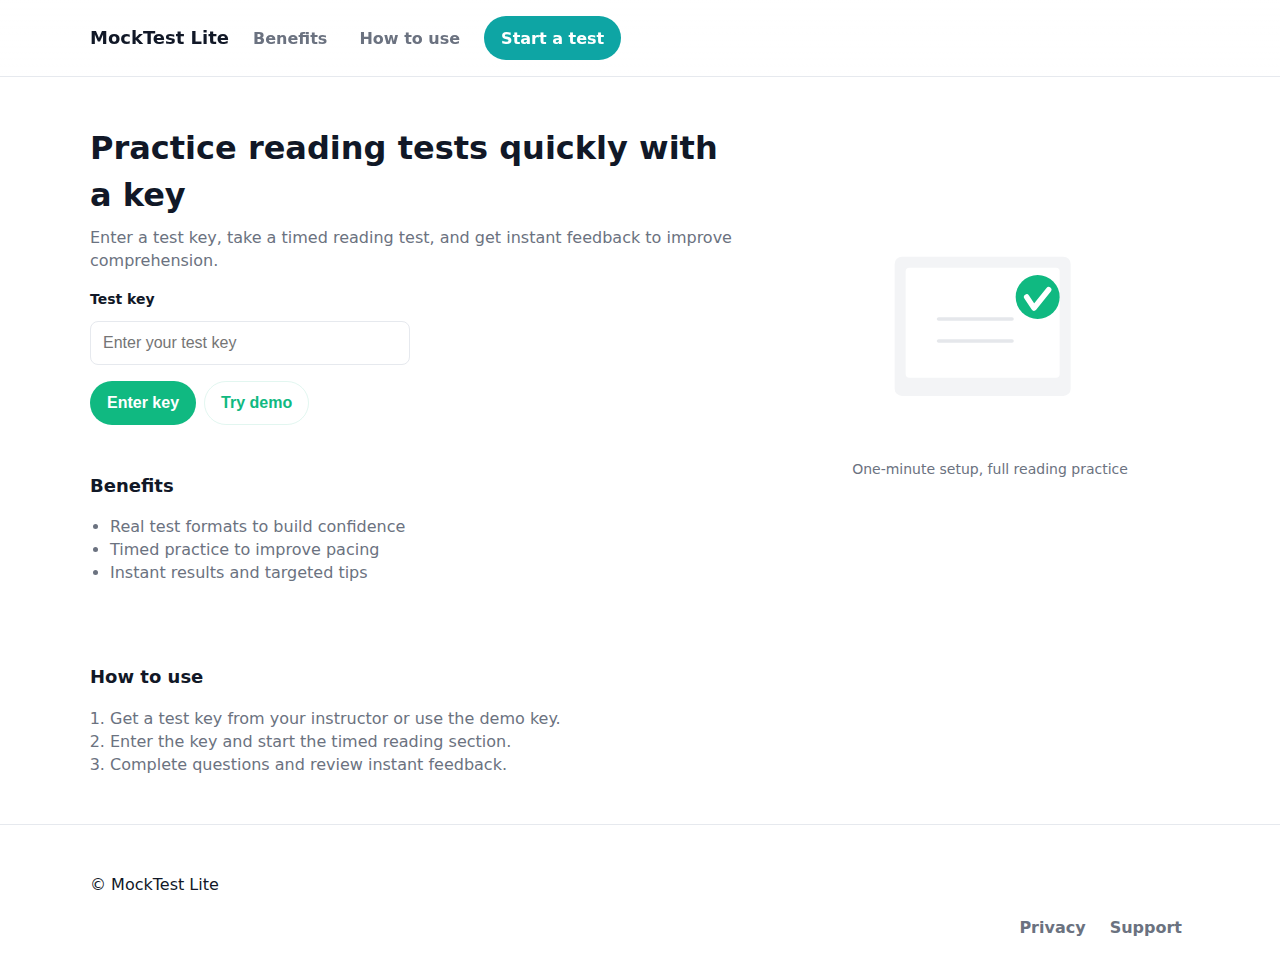
<file: index.html>
<!doctype html>
<html lang="en">
<head>
  <meta charset="utf-8" />
  <meta name="viewport" content="width=device-width,initial-scale=1" />
  <title>MockTest Lite — Reading Practice</title>
  <link rel="stylesheet" href="styles.css" />
</head>
<body class="mocktest">
  <a class="mocktest__skip-link" href="#main">Skip to main content</a>

  <header class="mocktest__header" role="banner">
    <div class="mocktest__container">
      <a class="mocktest__logo" href="/" aria-label="MockTest Lite home">MockTest Lite</a>

      <button
        id="menu-toggle"
        class="mocktest__menu-toggle"
        aria-controls="primary-nav"
        aria-expanded="false"
        type="button"
      >
        Menu
      </button>

      <nav id="primary-nav" class="mocktest__nav" aria-label="Primary navigation" hidden>
        <ul class="mocktest__nav-list">
          <li class="mocktest__nav-item"><a class="mocktest__nav-link" href="#benefits">Benefits</a></li>
          <li class="mocktest__nav-item"><a class="mocktest__nav-link" href="#howto">How to use</a></li>
        </ul>
      </nav>

      <a class="mocktest__cta mocktest__cta--primary" href="#start" id="hero-cta">Start a test</a>
    </div>
  </header>

  <main id="main" class="mocktest__main" role="main" tabindex="-1">
    <section class="mocktest__hero" id="hero" aria-labelledby="hero-title">
      <div class="mocktest__container mocktest__hero-inner">
        <div class="mocktest__content">
          <h1 id="hero-title" class="mocktest__title">Practice reading tests quickly with a key</h1>
          <p class="mocktest__subtitle">Enter a test key, take a timed reading test, and get instant feedback to improve comprehension.</p>

          <form class="mocktest__form" id="start" onsubmit="openTest(event)" aria-describedby="form-desc">
            <p id="form-desc" class="visually-hidden">Enter the key provided by your instructor or use the demo key to try a sample test.</p>

            <label class="mocktest__label" for="test-key">Test key</label>
            <input
              class="mocktest__input"
              id="test-key"
              name="testKey"
              type="text"
              placeholder="Enter your test key"
              required
              aria-required="true"
            />

            <div class="mocktest__form-row" role="group" aria-label="test actions">
              <button class="mocktest__cta mocktest__cta--accent" type="submit" id="enter-btn">Enter key</button>
              <button class="mocktest__cta mocktest__cta--ghost" type="button" id="demo-btn">Try demo</button>
            </div>

            <div id="form-message" class="mocktest__form-message" aria-live="polite" aria-atomic="true"></div>
          </form>

          <section class="mocktest__benefits" id="benefits" aria-labelledby="benefits-title">
            <h2 id="benefits-title" class="mocktest__section-title">Benefits</h2>
            <ul class="mocktest__benefit-list">
              <li class="mocktest__benefit-item">Real test formats to build confidence</li>
              <li class="mocktest__benefit-item">Timed practice to improve pacing</li>
              <li class="mocktest__benefit-item">Instant results and targeted tips</li>
            </ul>
          </section>
        </div>

        <figure class="mocktest__image-wrap" aria-hidden="false">
          <svg class="mocktest__image" viewBox="0 0 120 120" role="img" aria-labelledby="svgTitle svgDesc" focusable="false">
            <title id="svgTitle">Reading test illustration</title>
            <desc id="svgDesc">Stacked pages and a checkmark representing mock test completion</desc>
            <rect x="8" y="14" rx="4" ry="4" width="96" height="76" fill="#f3f4f6"></rect>
            <rect x="14" y="20" rx="2" ry="2" width="84" height="60" fill="#fff"></rect>
            <path d="M32 60 h40" stroke="#e5e7eb" stroke-width="2" stroke-linecap="round"></path>
            <path d="M32 48 h40" stroke="#e5e7eb" stroke-width="2" stroke-linecap="round"></path>
            <circle cx="86" cy="36" r="12" fill="#10b981"></circle>
            <path d="M80 36 l4 6 l8 -10" stroke="#fff" stroke-width="3" stroke-linecap="round" stroke-linejoin="round" fill="none"></path>
          </svg>
          <figcaption class="mocktest__image-caption">One-minute setup, full reading practice</figcaption>
        </figure>
      </div>
    </section>

    <section class="mocktest__howto" id="howto" aria-labelledby="howto-title">
      <div class="mocktest__container">
        <h2 id="howto-title" class="mocktest__section-title">How to use</h2>
        <ol class="mocktest__howto-list">
          <li class="mocktest__howto-item">Get a test key from your instructor or use the demo key.</li>
          <li class="mocktest__howto-item">Enter the key and start the timed reading section.</li>
          <li class="mocktest__howto-item">Complete questions and review instant feedback.</li>
        </ol>
      </div>
    </section>
  </main>

  <footer class="mocktest__footer" role="contentinfo">
    <div class="mocktest__container">
      <p class="mocktest__copyright">© MockTest Lite</p>
      <nav class="mocktest__footer-nav" aria-label="Footer links">
        <a class="mocktest__footer-link" href="#">Privacy</a>
        <a class="mocktest__footer-link" href="#">Support</a>
      </nav>
    </div>
  </footer>

  <script src="script.js" defer></script>
</body>
</html>
</file>
<file: styles.css>
:root{
  --color-bg:#ffffff;
  --color-accent:#0ea5a4;
  --color-accent-2:#10b981;
  --color-focus:#0369a1;
  --color-muted:#6b7280;
  --max-width:1100px;
  --gap:1rem;
  --radius:8px;
  font-family:Inter, system-ui, -apple-system, "Segoe UI", Roboto, "Helvetica Neue", Arial, sans-serif;
  color-scheme: light;
}

/* Box model and base */
*{box-sizing:border-box}
html,body{height:100%}
body.mocktest{
  margin:0;
  background:var(--color-bg);
  color:#111827;
  line-height:1.45;
  -webkit-font-smoothing:antialiased;
}

/* Modern visually-hidden helper */
.visually-hidden {
  position: absolute !important;
  width: 1px;
  height: 1px;
  padding: 0;
  margin: -1px;
  overflow: hidden;
  clip-path: inset(50%);
  white-space: nowrap;
  border: 0;
}

/* Skip link */
.mocktest__skip-link{
  position:absolute;
  left:0.5rem;
  top:0.5rem;
  background:#111827;
  color:#fff;
  padding:0.5rem 0.75rem;
  border-radius:6px;
  z-index:100;
  transform:translateY(-120%);
  transition:transform 0.18s ease;
  text-decoration:none;
  font-weight:700;
}
.mocktest__skip-link:focus{
  transform:translateY(0%);
  outline:3px solid var(--color-focus);
  outline-offset:3px;
}

/* Container */
.mocktest__container{
  width:calc(100% - 2rem);
  max-width:var(--max-width);
  margin:0 auto;
  padding:1rem 0;
}

/* Questions section */
.mocktest__questions {
  padding: 2rem 0;
  background-color: #f9fafb;
}

.mocktest__question {
  margin-bottom: 2rem;
  padding: 1.5rem;
  background-color: #fff;
  border-radius: 0.5rem;
  box-shadow: 0 1px 3px rgba(0, 0, 0, 0.1);
}

.mocktest__question-text {
  font-size: 1.125rem;
  font-weight: 500;
  margin-bottom: 1rem;
}

.mocktest__options {
  list-style: none;
  padding: 0;
  margin: 0;
}

.mocktest__option {
  margin-bottom: 0.75rem;
}

.mocktest__option label {
  display: flex;
  align-items: center;
  cursor: pointer;
  padding: 0.5rem;
  border-radius: 0.25rem;
  transition: background-color 0.2s;
}

.mocktest__option label:hover {
  background-color: #f3f4f6;
}

.mocktest__option input[type="radio"] {
  margin-right: 0.75rem;
}

.mocktest__state-message {
  text-align: center;
  padding: 2rem;
  font-size: 1.125rem;
  color: #4b5563;
}

.mocktest__state-message.error {
  color: #ef4444;
}

/* Header */
.mocktest__header{
  border-bottom:1px solid #e6e9ee;
  background:linear-gradient(180deg,rgba(255,255,255,0.95),rgba(255,255,255,0.9));
  position:sticky;
  top:0;
  z-index:10;
}
.mocktest__header .mocktest__container{
  display:flex;
  align-items:center;
  gap:var(--gap);
}
.mocktest__logo{
  font-size:1.125rem;
  margin:0;
  font-weight:700;
  color:inherit;
  text-decoration:none;
}

/* Menu toggle (mobile) */
.mocktest__menu-toggle{
  margin-left:auto;
  background:transparent;
  border:1px solid transparent;
  padding:0.5rem 0.75rem;
  border-radius:6px;
  cursor:pointer;
  font-weight:700;
  display:none;
}
.mocktest__menu-toggle:focus,
.mocktest__menu-toggle:focus-visible{
  outline:3px solid var(--color-focus);
  outline-offset:3px;
  box-shadow:0 0 0 4px rgba(3,105,161,0.08);
}

/* Nav */
.mocktest__nav-list{display:flex;gap:1rem;list-style:none;margin:0;padding:0}
.mocktest__nav-link{text-decoration:none;color:var(--color-muted);font-weight:600;padding:0.25rem 0.5rem;border-radius:6px}
.mocktest__nav-link:focus,
.mocktest__nav-link:focus-visible{
  outline:3px solid var(--color-focus);
  outline-offset:3px;
  color:var(--color-focus);
}

/* Buttons and inputs */
.mocktest__cta{display:inline-block;text-decoration:none;border-radius:999px;padding:0.6rem 1rem;border:1px solid transparent;font-weight:700;cursor:pointer;font-size:1rem}
.mocktest__cta:focus,
.mocktest__cta:focus-visible{outline:3px solid var(--color-focus);outline-offset:3px;box-shadow:0 0 0 4px rgba(3,105,161,0.12)}
.mocktest__cta--primary{background:var(--color-accent);color:#fff}
.mocktest__cta--accent{background:var(--color-accent-2);color:#fff;border-color:transparent}
.mocktest__cta--ghost{background:transparent;color:var(--color-accent-2);border-color:transparent; border:1px solid rgba(16,185,129,0.12)}

/* Ensure sufficient tap target sizes */
.mocktest__cta,
.mocktest__menu-toggle,
.mocktest__nav-link,
.mocktest__mock-input {
  min-height:44px;
}

/* Hero */
.mocktest__hero{padding:2rem 0}
.mocktest__hero-inner{display:flex;flex-direction:column;gap:1.25rem;align-items:stretch}
.mocktest__content{max-width:680px}
.mocktest__title{font-size:1.5rem;margin:0 0 0.5rem}
.mocktest__subtitle{margin:0 0 1rem;color:var(--color-muted)}
.mocktest__form{display:flex;flex-direction:column;gap:0.75rem}
.mocktest__label{font-weight:700;font-size:0.875rem}
.mocktest__input{padding:0.75rem;border-radius:8px;border:1px solid #e6e9ee;font-size:1rem;min-width:0}
.mocktest__input:focus,
.mocktest__input:focus-visible{outline:3px solid var(--color-focus);outline-offset:3px;box-shadow:0 0 0 4px rgba(3,105,161,0.08)}
.mocktest__form-row{display:flex;gap:0.5rem;margin-top:0.25rem}
.mocktest__form-message{min-height:1.25rem;color:var(--color-muted);font-size:0.95rem}

/* Benefits & howto */
.mocktest__section-title{font-size:1.125rem;margin:1rem 0}
.mocktest__benefit-list{list-style:disc;margin:0 0 0 1.25rem;padding:0;color:var(--color-muted)}
.mocktest__howto-list{margin:0;padding-left:1.25rem;color:var(--color-muted)}

/* Image */
.mocktest__image-wrap{margin-top:1rem;text-align:center}
.mocktest__image{width:220px;height:auto;display:block;margin:0 auto}
.mocktest__image-caption{font-size:0.875rem;color:var(--color-muted);margin-top:0.5rem}

/* Footer */
.mocktest__footer{border-top:1px solid #e6e9ee;padding:1rem 0;margin-top:2rem}
.mocktest__footer-nav{display:flex;gap:0.5rem;justify-content:flex-end}
.mocktest__footer-link{text-decoration:none;color:var(--color-muted);font-weight:600;padding:0.25rem 0.5rem;border-radius:6px}
.mocktest__footer-link:focus,
.mocktest__footer-link:focus-visible{outline:3px solid var(--color-focus);outline-offset:3px}

/* Mobile-first adjustments for small screens (<768px) */
@media (max-width:767px){
  .mocktest__container{padding:0.75rem}
  .mocktest__hero{padding:1.25rem 0}
  .mocktest__hero-inner{gap:1rem}
  .mocktest__title{font-size:1.25rem}
  .mocktest__image{width:180px}
  .mocktest__form-row{flex-direction:column;align-items:stretch}
  .mocktest__cta{width:100%}

  /* Mobile nav toggle visible and nav controlled via [hidden] */
  .mocktest__menu-toggle{display:block}
  #primary-nav[hidden]{display:none}
  .mocktest__nav-list{flex-direction:column;gap:0.25rem}
}

/* Desktop breakpoint */
@media (min-width:768px){
  .mocktest__menu-toggle{display:none}
  #primary-nav{display:block !important}
  .mocktest__hero-inner{flex-direction:row;align-items:stretch;justify-content:space-between}
  .mocktest__content{flex:1;padding-right:1.5rem}
  .mocktest__image-wrap{flex:0 0 320px;display:flex;flex-direction:column;justify-content:center;align-items:center}
  .mocktest__title{font-size:2rem}
  .mocktest__input{width:320px}
}

/* Focus fallback for browsers without :focus-visible support */
a:focus, button:focus, input:focus { outline:3px solid var(--color-focus); outline-offset:3px; }
</file>
